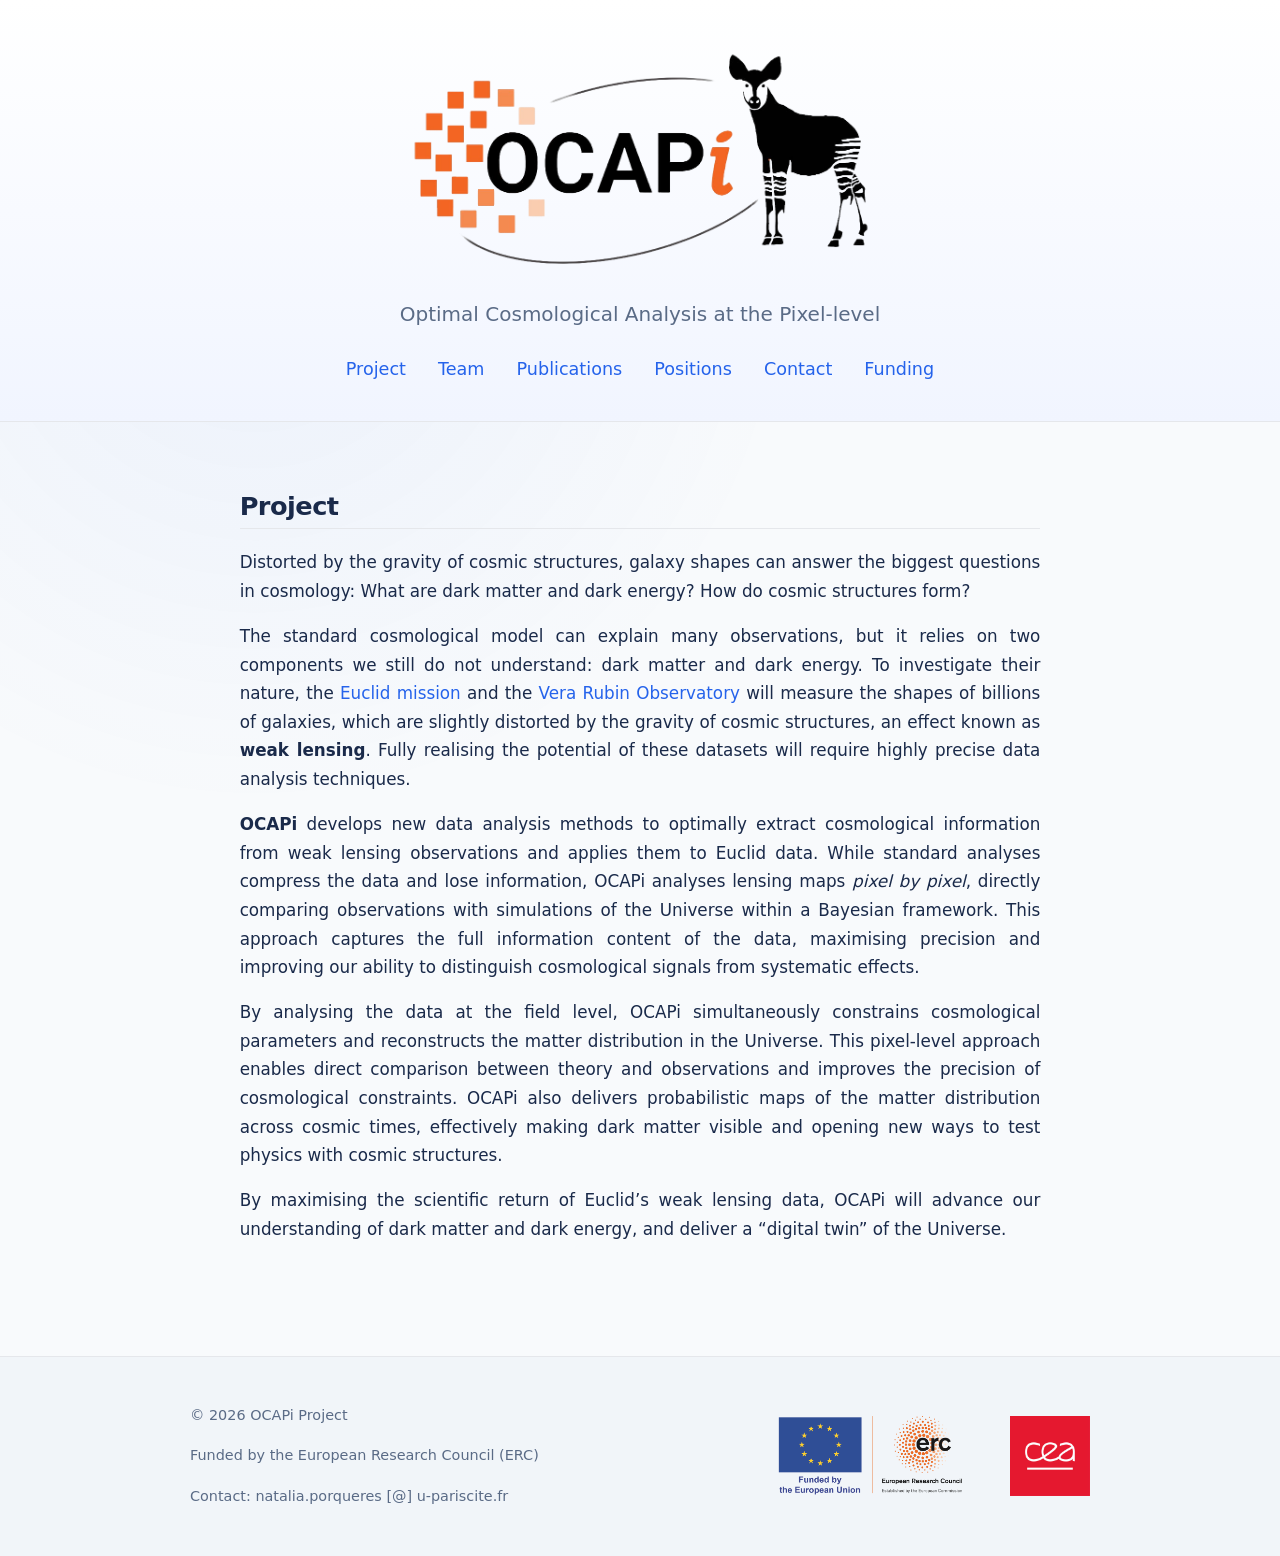
<file: index.html>
<!DOCTYPE html>
<html lang="en">
<head>
  <meta name="robots" content="index, follow">
  <meta name="viewport" content="width=device-width, initial-scale=1.0" />
  <meta charset="UTF-8" />
  <meta name="description" content="OCAPi Project - Optimal Cosmological Analysis at the Pixel level (ERC Starting Grant)" />
  <title>OCAPi Project</title>
  <link rel="stylesheet" href="style.css" />
  <link rel="icon" href="images/favicon.png" />
  <link rel="canonical" href="https://nataliaporqueres.github.io/ocapi/" />
  <meta name="description" content="OCAPi: Optimal Cosmological Analysis at the Pixel-level">
  <link rel="stylesheet" href="https://cdnjs.cloudflare.com/ajax/libs/font-awesome/6.5.0/css/all.min.css">
</head>

<body>

<header>
  <div class="logo-bar">
    <img src="images/OCAPi_logo_transparent_background.png" class="ocapi-logo" alt="OCAPi logo">
  </div>

  <p class="subtitle">Optimal Cosmological Analysis at the Pixel-level</p>

  <nav aria-label="Main navigation">
    <a href="index.html">Project</a>
    <a href="team.html">Team</a>      
    <a href="publications.html">Publications</a>
    <a href="positions.html">Positions</a>
    <a href="contact.html">Contact</a>
    <a href="funding.html">Funding</a>
  </nav>
</header>

<main>
  <section id="project">
    <h2>Project</h2>
    <p>
      Distorted by the gravity of cosmic structures, galaxy shapes can answer the biggest questions in cosmology: 
      What are dark matter and dark energy? How do cosmic structures form?
    </p>
    
    <p>
      The standard cosmological model can explain many observations, but it relies on two components we still do not understand: dark matter and dark energy.    
      To investigate their nature, the 
      <a href="https://www.esa.int/Science_Exploration/Space_Science/Euclid">Euclid mission</a>
      and the 
      <a href="https://rubinobservatory.org/">Vera Rubin Observatory</a> will measure the shapes of billions of galaxies, which are slightly distorted
      by the gravity of cosmic structures, an effect known as <strong>weak lensing</strong>. 
      Fully realising the potential of these datasets will require highly precise data analysis techniques.
    </p>
    
    <p>
      <strong>OCAPi</strong> develops new data analysis methods to optimally extract cosmological information from weak lensing observations 
      and applies them to Euclid data.
      While standard analyses compress the data and lose information, OCAPi analyses lensing maps <i>pixel by pixel</i>, directly comparing observations 
      with simulations of the Universe within a Bayesian framework. This approach captures the full information content of the data, maximising precision 
      and improving our ability to distinguish cosmological signals from systematic effects.
    </p>
    
    <p>
      By analysing the data at the field level, OCAPi simultaneously constrains cosmological parameters 
      and reconstructs the matter distribution in the Universe. This pixel-level approach enables direct comparison between theory and observations and improves the precision 
      of cosmological constraints. OCAPi also delivers probabilistic maps of the matter distribution across cosmic times, effectively making dark matter visible and 
      opening new ways to test physics with cosmic structures.
    </p>
    
    <p>
      By maximising the scientific return of Euclid’s weak lensing data, OCAPi will advance our understanding of dark matter and dark energy, 
      and deliver a “digital twin” of the Universe.
    </p>

  </section>
</main>

<footer>
<div class="footer-container">
  
  <div class="footer-left">
    <p>© 2026 OCAPi Project</p>
    <p>Funded by the European Research Council (ERC)</p>
    <p>Contact: natalia.porqueres [@] u-pariscite.fr</p>
  </div>

  <div class="footer-right">
    <img src="images/ERC_logo.png" alt="ERC Logo" class="footer-logo">
    <img src="images/cea_logo.jpg" alt="CEA Logo" class="footer-logo">
  </div>

</div>
</footer>

</body>
</html>
</file>
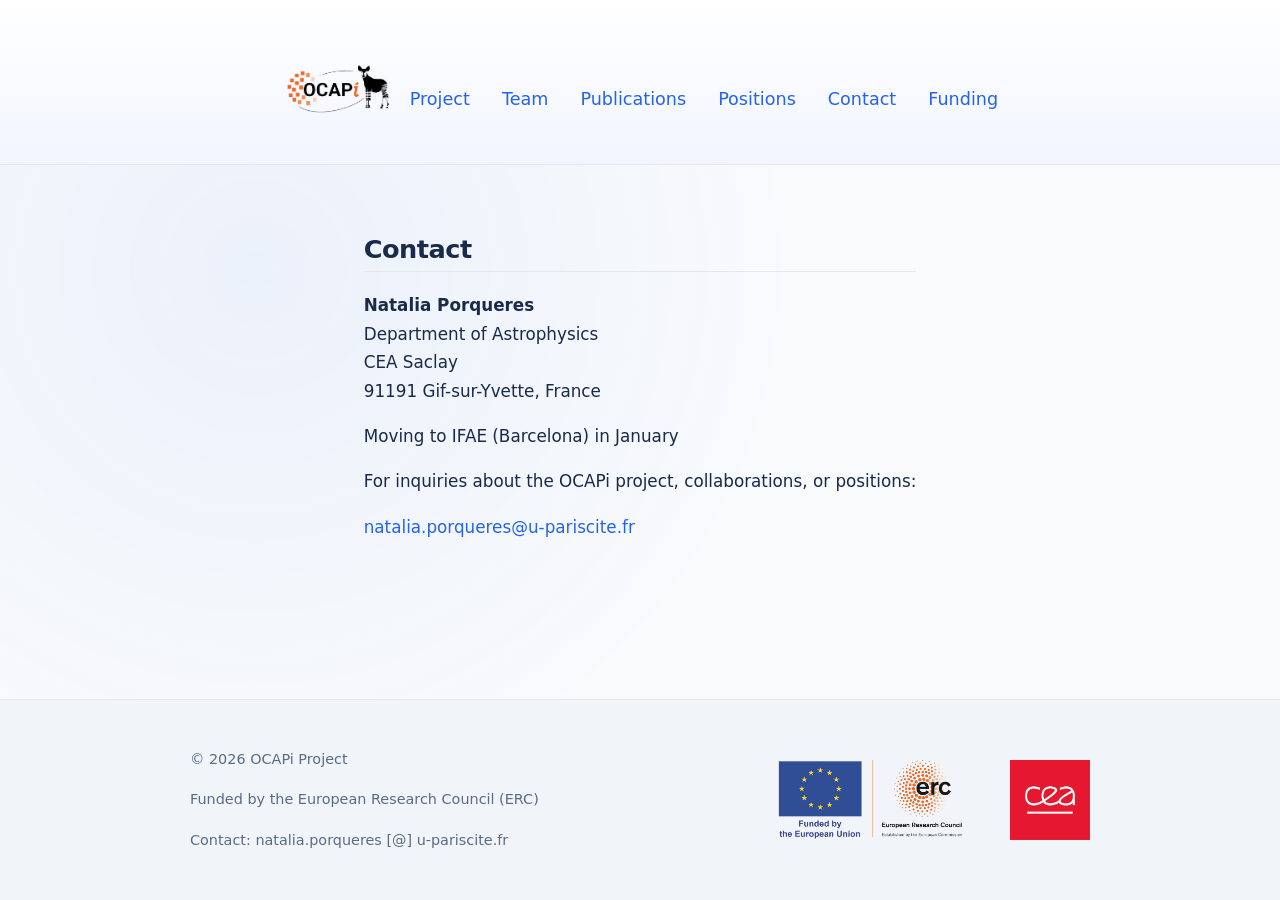
<file: contact.html>
<!DOCTYPE html>
<html lang="en">
<head>
  <meta charset="UTF-8">
  <meta name="viewport" content="width=device-width, initial-scale=1.0" />
  <title>Team</title>
  <link rel="stylesheet" href="style.css">
</head>

<body>

<header class="site-header">

<div class="header-container">

  <!-- Logo (left) -->
  <a href="index.html" class="logo-link">
    <img src="images/OCAPi_logo_transparent_background.png" 
         class="ocapi-logo-small" 
         alt="OCAPi logo">
  </a>

  <!-- Navigation (right) -->
  <nav aria-label="Main navigation">
    <a href="index.html">Project</a>
    <a href="team.html">Team</a>      
    <a href="publications.html">Publications</a>
    <a href="positions.html">Positions</a>
    <a href="contact.html">Contact</a>
    <a href="funding.html">Funding</a>
  </nav>

</div>
  
</header>

<main>
<section>
    <h2>Contact</h2>

    <p>
      <strong>Natalia Porqueres</strong><br>
      Department of Astrophysics<br>
      CEA Saclay<br>
      91191 Gif-sur-Yvette, France</p>
    <p>
      Moving to IFAE (Barcelona) in January
    </p>

    <p>
      For inquiries about the OCAPi project, collaborations, or positions:
    </p>

    <p>
      <a href="mailto:natalia.porqueres@u-pariscite.fr">
        natalia.porqueres@u-pariscite.fr
      </a>
    </p>
  </section>
</main>

<footer>
<div class="footer-container">
  
  <div class="footer-left">
    <p>© 2026 OCAPi Project</p>
    <p>Funded by the European Research Council (ERC)</p>
    <p>Contact: natalia.porqueres [@] u-pariscite.fr</p>
  </div>

  <div class="footer-right">
    <img src="images/ERC_logo.png" alt="ERC Logo" class="footer-logo">
    <img src="images/cea_logo.jpg" alt="CEA Logo" class="footer-logo">
  </div>

</div>
</footer>

</body>
</html>
</file>
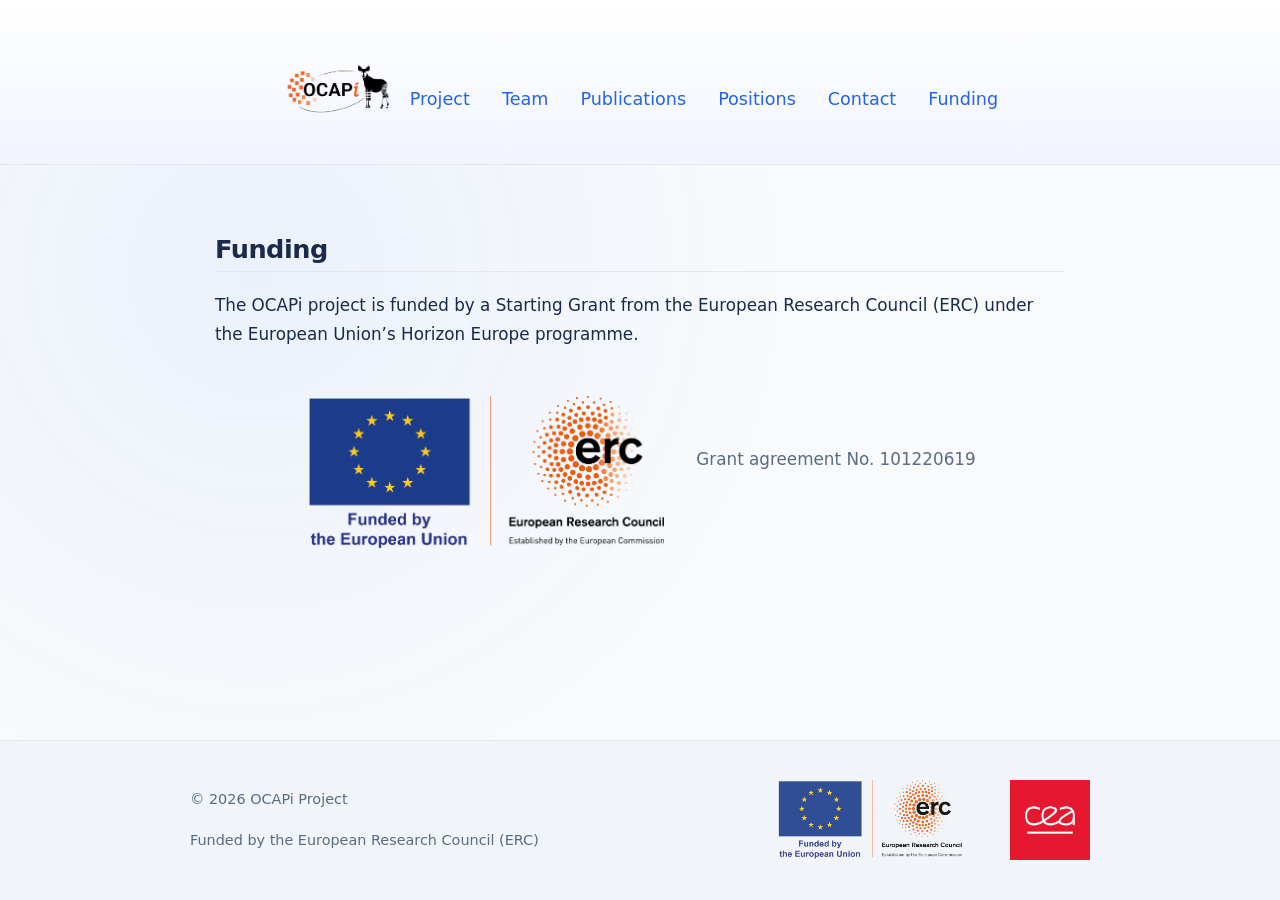
<file: funding.html>
<!DOCTYPE html>
<html lang="en">
<head>
  <meta charset="UTF-8" />
  <meta name="viewport" content="width=device-width, initial-scale=1.0" />
  <title>Funding | OCAPi</title>

  <link rel="stylesheet" href="style.css" />
  <link rel="icon" href="images/favicon.png" />
  <meta name="description" content="OCAPi funding information - ERC grant supporting pixel-level weak lensing analysis">

  <link rel="stylesheet" href="https://cdnjs.cloudflare.com/ajax/libs/font-awesome/6.5.0/css/all.min.css">
</head>

<body>

<header class="site-header">

  <div class="header-container">

    <a href="index.html" class="logo-link">
      <img src="images/OCAPi_logo_transparent_background.png" 
           class="ocapi-logo-small" 
           alt="OCAPi logo">
    </a>

    <nav aria-label="Main navigation">
      <a href="index.html">Project</a>
      <a href="team.html">Team</a>      
      <a href="publications.html">Publications</a>
      <a href="positions.html">Positions</a>
      <a href="contact.html">Contact</a>
      <a href="funding.html" class="active">Funding</a>
    </nav>

  </div>

</header>

<main>

  <section>
    <h2>Funding</h2>

    <p>
      The OCAPi project is funded by a Starting Grant from the European Research Council (ERC) under the European Union’s
      Horizon Europe programme.
    </p>

    <div class="funding-container">
      <img src="images/ERC_logo.png" alt="ERC Logo" class="funding-logo">

      <p class="funding-text">
        Grant agreement No. 101220619<br><br>
      </p>
    </div>

  </section>

</main>

<footer>
  <div class="footer-container">

    <div class="footer-left">
      <p>© 2026 OCAPi Project</p>
      <p>Funded by the European Research Council (ERC)</p>
    </div>

    <div class="footer-right">
      <img src="images/ERC_logo.png" alt="ERC Logo" class="footer-logo">
      <img src="images/cea_logo.jpg" alt="CEA Logo" class="footer-logo">
    </div>

  </div>
</footer>

</body>
</html>
</file>
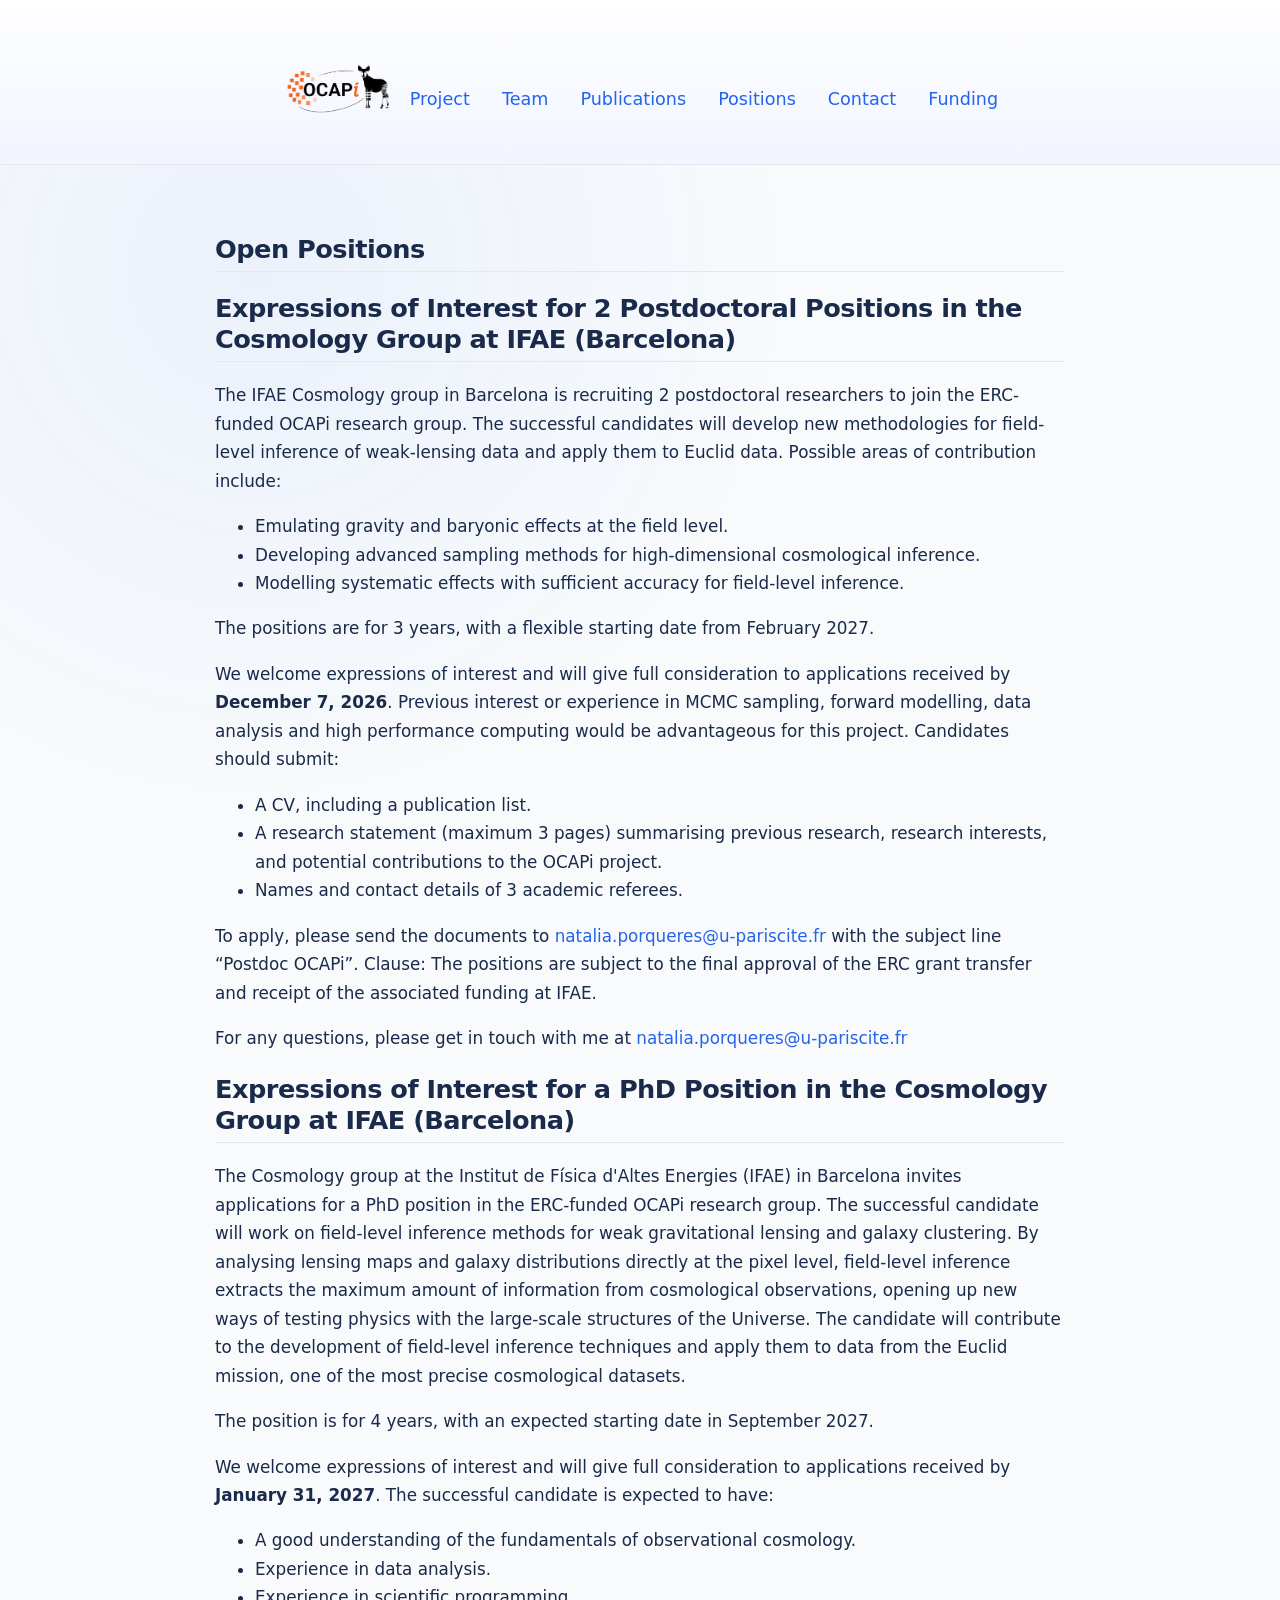
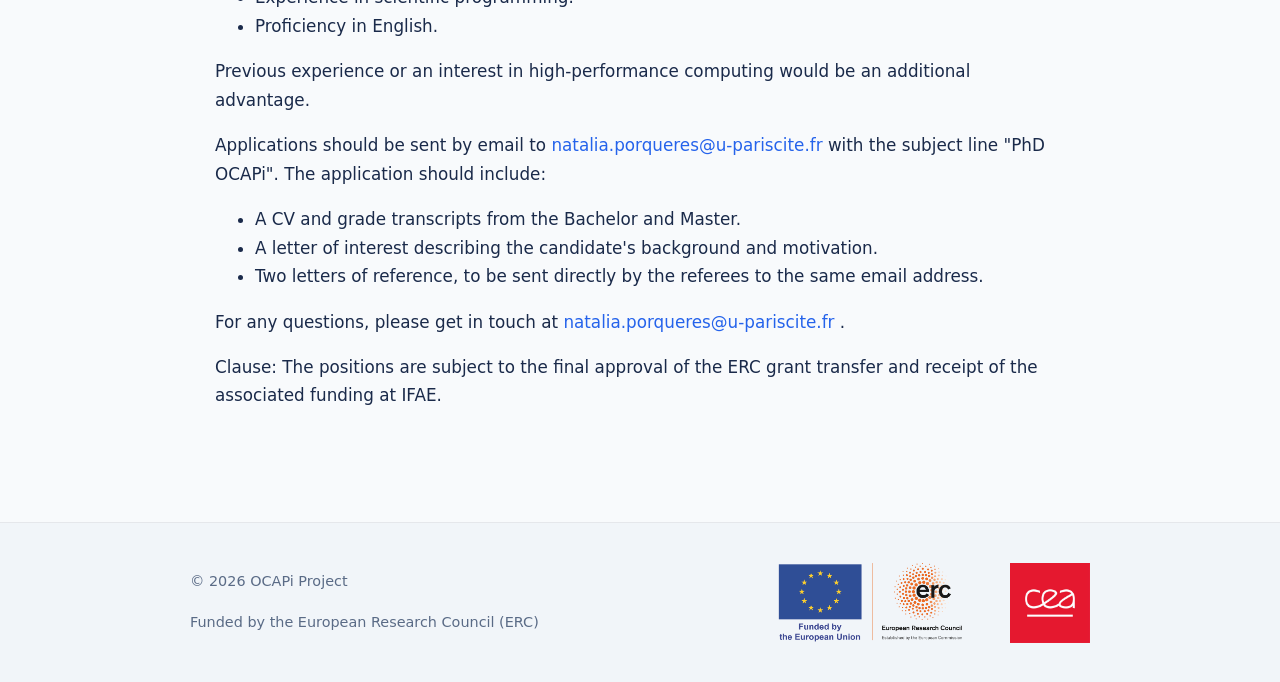
<file: positions.html>
<!DOCTYPE html>
<html lang="en">
<head>
  <meta charset="UTF-8" />
  <meta name="viewport" content="width=device-width, initial-scale=1.0" />
  <title>Positions | OCAPi</title>

  <link rel="stylesheet" href="style.css" />
  <link rel="icon" href="images/favicon.png" />
  <meta name="description" content="Open positions in the OCAPi project - ERC-funded weak lensing research">

  <link rel="stylesheet" href="https://cdnjs.cloudflare.com/ajax/libs/font-awesome/6.5.0/css/all.min.css">
</head>

<body>

<header class="site-header">

  <div class="header-container">

    <a href="index.html" class="logo-link">
      <img src="images/OCAPi_logo_transparent_background.png" 
           class="ocapi-logo-small" 
           alt="OCAPi logo">
    </a>

    <nav aria-label="Main navigation">
      <a href="index.html">Project</a>
      <a href="team.html">Team</a>      
      <a href="publications.html">Publications</a>
      <a href="positions.html" class="active">Positions</a>
      <a href="contact.html">Contact</a>
      <a href="funding.html">Funding</a>
    </nav>

  </div>
</header>

<main>

  <section>
    <h2>Open Positions</h2>

      <h2> Expressions of Interest for 2 Postdoctoral Positions in the Cosmology Group at IFAE (Barcelona) </h2>
      <p>The IFAE Cosmology group in Barcelona is recruiting 2 postdoctoral researchers to join the ERC-funded OCAPi 
        research group. The successful candidates will develop new methodologies for field-level inference of weak-lensing 
        data and apply them to Euclid data. Possible areas of contribution include: </p>
      <ul>
        <li>Emulating gravity and baryonic effects at the field level.</li>
        <li>Developing advanced sampling methods for high-dimensional cosmological inference.</li>
        <li>Modelling systematic effects with sufficient accuracy for field-level inference.</li>
      </ul>

    <p>The positions are for 3 years, with a flexible starting date from February 2027.</p>
    <p>We welcome expressions of interest and will give full consideration to applications received by <strong>December 7, 2026</strong>. 
      Previous interest or experience in MCMC sampling, forward modelling, data analysis and high performance computing would 
      be advantageous for this project. Candidates should submit: </p>
    <ul>
      <li>A CV, including a publication list.</li>
      <li>A research statement (maximum 3 pages) summarising previous research, research interests, and potential contributions to the OCAPi project.</li>
      <li>Names and  contact details of 3 academic referees.</li>      
    </ul>

    <p>To apply, please send the documents to  <a href="mailto:natalia.porqueres@u-pariscite.fr">
         natalia.porqueres@u-pariscite.fr </a> with the subject line “Postdoc OCAPi”. 
      Clause: The positions are subject to the final approval of the ERC grant transfer and receipt of the associated funding at IFAE. </p>
    <p>  For any questions, please get in touch with me at <a href="mailto:natalia.porqueres@u-pariscite.fr">
         natalia.porqueres@u-pariscite.fr </a></p>


    
    <p></p>
    <p></p>

    <h2>Expressions of Interest for a PhD Position in the Cosmology Group at IFAE (Barcelona)</h2>

    <p>The Cosmology group at the Institut de Física d'Altes Energies (IFAE) in Barcelona invites 
      applications for a PhD position in the ERC-funded OCAPi research group. The successful candidate 
      will work on field-level inference methods for weak gravitational lensing and galaxy clustering. 
      By analysing lensing maps and galaxy distributions directly at the pixel level, field-level inference
      extracts the maximum amount of information from cosmological observations, opening up new ways
      of testing physics with the large-scale structures of the Universe. 
      The candidate will contribute to the development of field-level inference techniques
      and apply them to data from the Euclid mission, one of the most precise cosmological datasets. </p>
    <p>The position is for 4 years, with an expected starting date in September 2027. </p>
    <p> We welcome expressions of interest and will give full consideration to applications received 
      by <strong>January 31, 2027</strong>. The successful candidate is expected to have:</p>
    <ul>
      <li>A good understanding of the fundamentals of observational cosmology.</li>
      <li>Experience in data analysis.</li>
      <li>Experience in scientific programming.</li>
      <li>Proficiency in English.</li>
    </ul>
    <p>Previous experience or an interest in high-performance computing would be an additional advantage.</p>
    <p> Applications should be sent by email to <a href="mailto:natalia.porqueres@u-pariscite.fr">
         natalia.porqueres@u-pariscite.fr </a> with the subject line 
      "PhD OCAPi". The application should include:</p>
    <ul>
      <li>A CV and grade transcripts from the Bachelor and Master.</li>
      <li>A letter of interest describing the candidate's background and motivation.</li>
      <li>Two letters of reference, to be sent directly by the referees to the same email address.</li>
    </ul>

    <p>For any questions, please get in touch at <a href="mailto:natalia.porqueres@u-pariscite.fr">
         natalia.porqueres@u-pariscite.fr </a>.</p>
    <p> Clause: The positions are subject to the final approval of the ERC grant transfer and 
      receipt of the associated funding at IFAE. </p>

    
  </section>

</main>

<footer>
  <div class="footer-container">

    <div class="footer-left">
      <p>© 2026 OCAPi Project</p>
      <p>Funded by the European Research Council (ERC)</p>
    </div>

    <div class="footer-right">
      <img src="images/ERC_logo.png" alt="ERC Logo" class="footer-logo">
      <img src="images/cea_logo.jpg" alt="CEA Logo" class="footer-logo">
    </div>

  </div>
</footer>

</body>
</html>
</file>
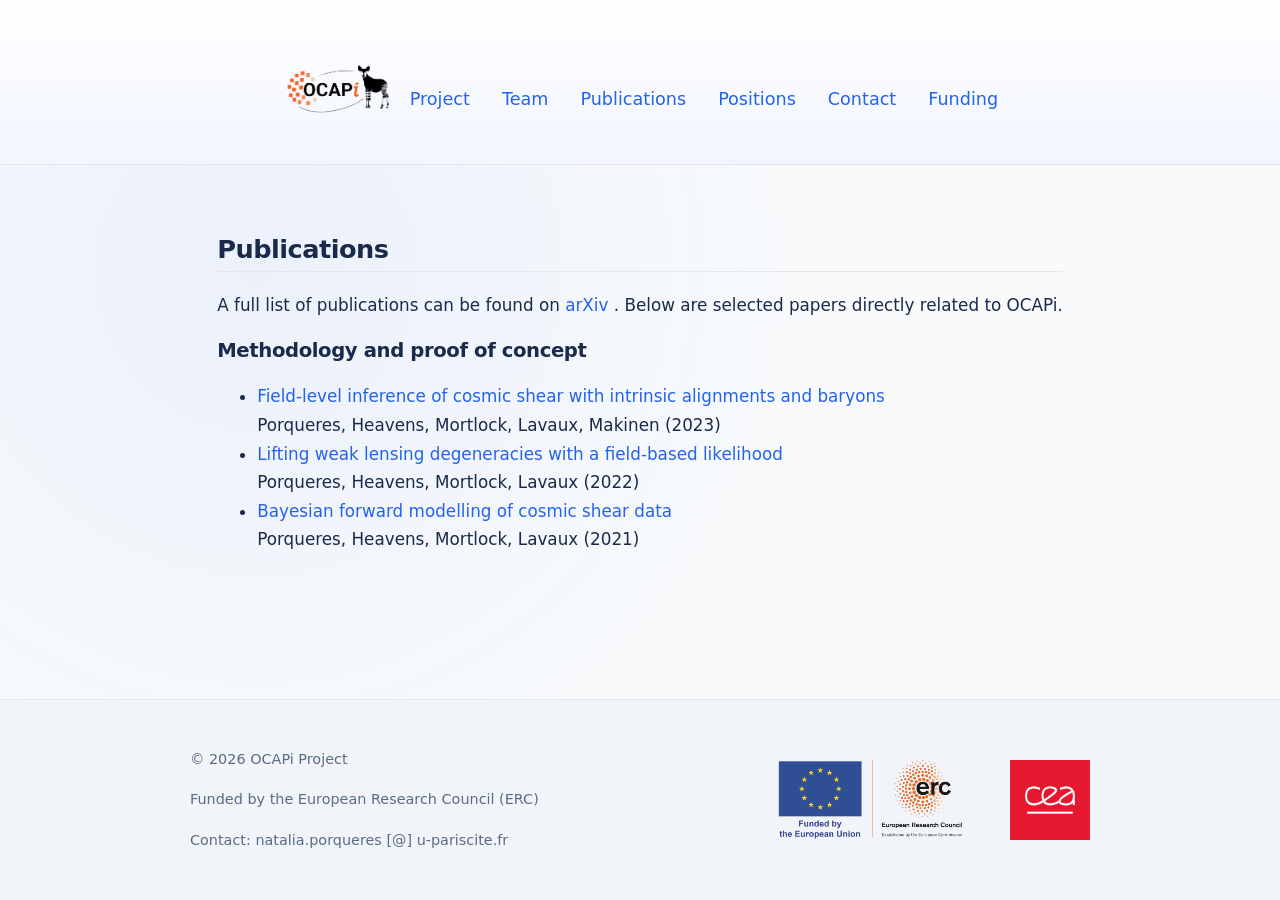
<file: publications.html>
<!DOCTYPE html>
<html lang="en">
<head>
  <meta charset="UTF-8">
  <meta name="viewport" content="width=device-width, initial-scale=1.0" />
  <title>Team</title>
  <link rel="stylesheet" href="style.css">
</head>

<body>

<header class="site-header">

<div class="header-container">

  <!-- Logo (left) -->
  <a href="index.html" class="logo-link">
    <img src="images/OCAPi_logo_transparent_background.png" 
         class="ocapi-logo-small" 
         alt="OCAPi logo">
  </a>

  <!-- Navigation (right) -->
  <nav aria-label="Main navigation">
    <a href="index.html">Project</a>
    <a href="team.html">Team</a>      
    <a href="publications.html">Publications</a>
    <a href="positions.html">Positions</a>
    <a href="contact.html">Contact</a>
    <a href="funding.html">Funding</a>
  </nav>

</div>

</header>

<main>
  <section>
    <h2>Publications</h2>

    <p>
      A full list of publications can be found on 
      <a href="https://arxiv.org/search/?searchtype=author&query=Porqueres%2C+N" target="_blank" rel="noopener noreferrer">
        arXiv
      </a>.
      Below are selected papers directly related to OCAPi.
    </p>

    <h3>Methodology and proof of concept</h3>

    <ul class="pub-list">

      <li>
        <a href="https://arxiv.org/abs/2304.04785" target="_blank" rel="noopener noreferrer">
          Field-level inference of cosmic shear with intrinsic alignments and baryons
        </a><br>
        Porqueres, Heavens, Mortlock, Lavaux, Makinen (2023)
      </li>

      <li>
        <a href="https://arxiv.org/abs/2108.04825" target="_blank" rel="noopener noreferrer">
          Lifting weak lensing degeneracies with a field-based likelihood
        </a><br>
        Porqueres, Heavens, Mortlock, Lavaux (2022)
      </li>

      <li>
        <a href="https://arxiv.org/abs/2011.07722" target="_blank" rel="noopener noreferrer">
          Bayesian forward modelling of cosmic shear data
        </a><br>
        Porqueres, Heavens, Mortlock, Lavaux (2021)
      </li>

    </ul>

  </section>
</main>

<footer>
<div class="footer-container">
  
  <div class="footer-left">
    <p>© 2026 OCAPi Project</p>
    <p>Funded by the European Research Council (ERC)</p>
    <p>Contact: natalia.porqueres [@] u-pariscite.fr</p>
  </div>

  <div class="footer-right">
    <img src="images/ERC_logo.png" alt="ERC Logo" class="footer-logo">
    <img src="images/cea_logo.jpg" alt="CEA Logo" class="footer-logo">
  </div>

</div>
</footer>

</body>
</html>
</file>
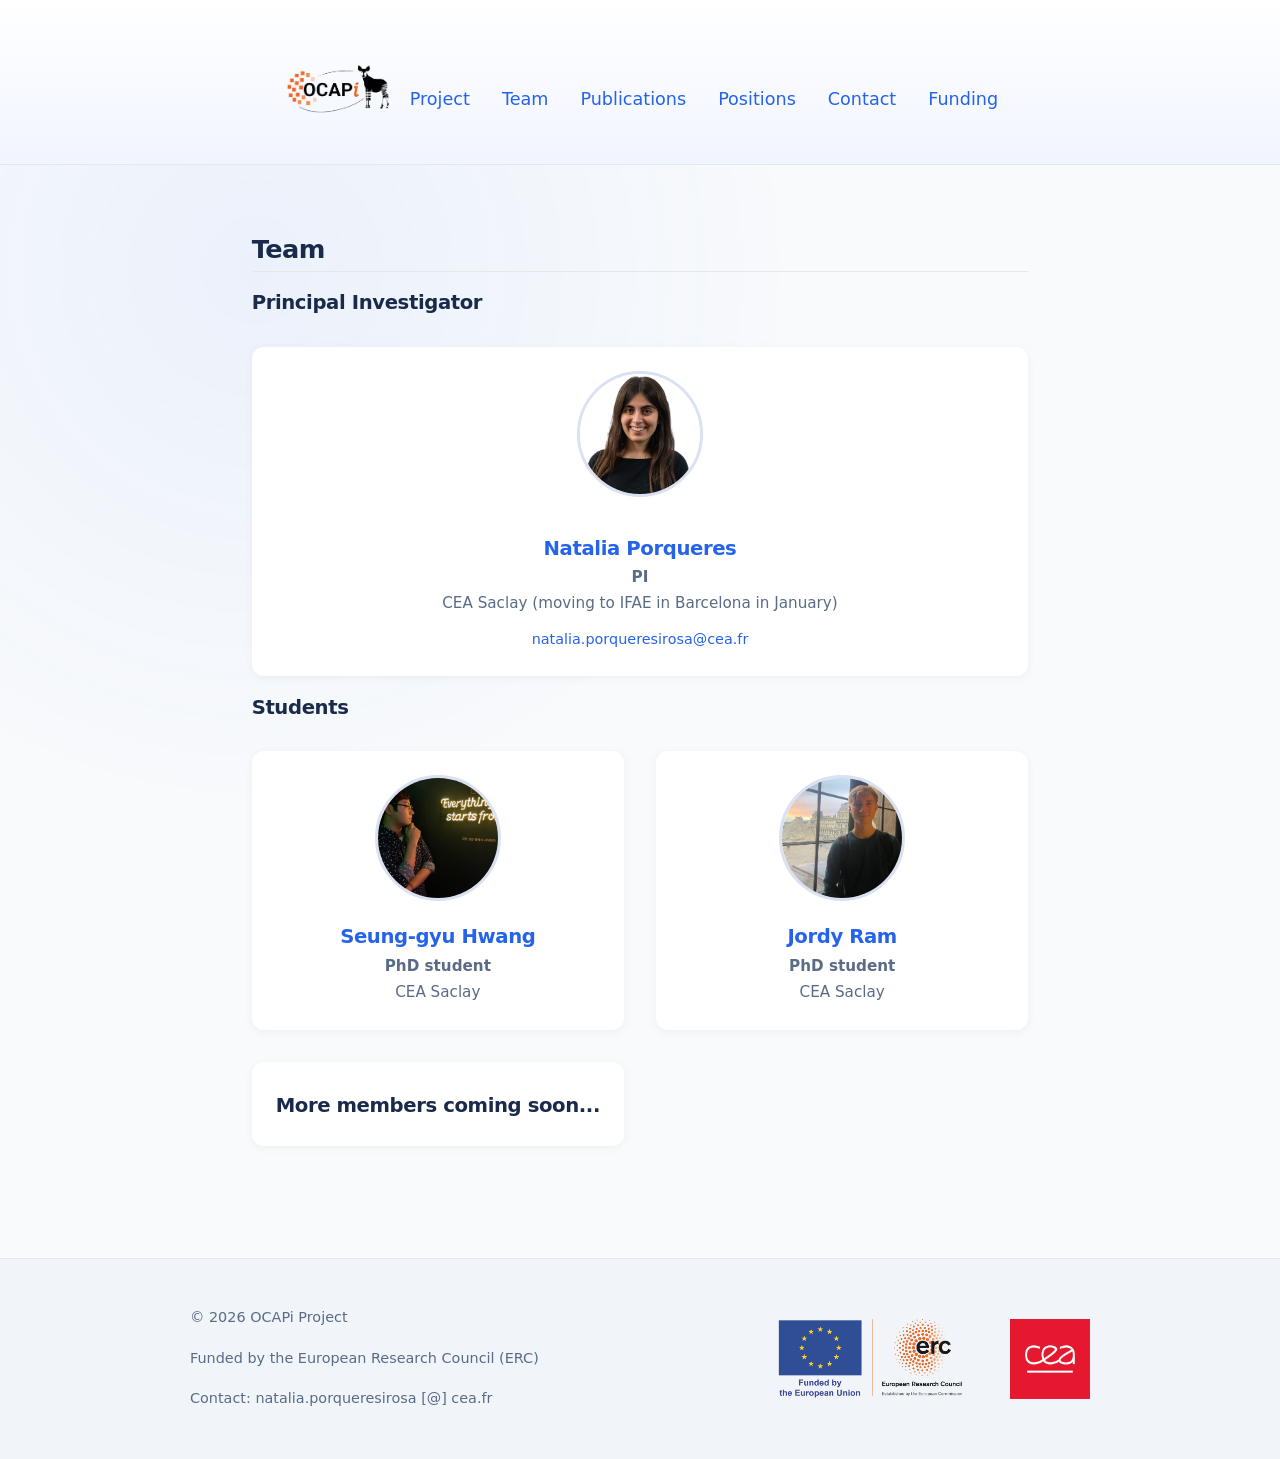
<file: team.html>
<!DOCTYPE html>
<html lang="en">
<head>
  <meta charset="UTF-8">
  <meta name="viewport" content="width=device-width, initial-scale=1.0" />
  <title>Team</title>
  <link rel="stylesheet" href="style.css">
</head>

<body>

<header class="site-header">

<div class="header-container">

  <!-- Logo (left) -->
  <a href="index.html" class="logo-link">
    <img src="images/OCAPi_logo_transparent_background.png" 
         class="ocapi-logo-small" 
         alt="OCAPi logo">
  </a>

  <!-- Navigation (right) -->
  <nav aria-label="Main navigation">
    <a href="index.html">Project</a>
    <a href="team.html">Team</a>      
    <a href="publications.html">Publications</a>
    <a href="positions.html">Positions</a>
    <a href="contact.html">Contact</a>
    <a href="funding.html">Funding</a>
  </nav>

</div>
  
</header>

<main>
  <section id="team">
  <h2>Team</h2>
  <h3>Principal Investigator</h3>
  <div class="team-grid">
    <div class="member pi">
      <img src="images/photo_natalia.png" alt="Photo of Natalia">
      <div class="info">
      <h3>
        <a href="https://www.cosmostat.org/people/natalia-porqueres" target="_blank" rel="noopener noreferrer">
          Natalia Porqueres
        </a>
      </h3>

      <p class="role"><strong>PI</strong></p>
      <p> CEA Saclay (moving to IFAE in Barcelona in January)</p>
      <a class="email" href="mailto:natalia.porqueresirosa@cea.fr">
        natalia.porqueresirosa@cea.fr
      </a>
    </div>
    </div>
  </div>

  <h3>Students</h3>  
  <div class="team-grid">

 <div class="member">
    <img src="images/photo_seung-gyu.jpg" alt="Photo of Seung-Gyu">
    <h3><a href="https://www.cosmostat.org/people/seunggyu-hwang-2" target="_blank" rel="noopener noreferrer">Seung-gyu Hwang</a></h3>
    <p><strong>PhD student</strong><br>CEA Saclay</p>
</div>

<div class="member">
    <img src="images/photo_jordy.jpg" alt="Photo of Jordy">
    <h3><a href="https://www.cosmostat.org/people/jordy-ram" target="_blank" rel="noopener noreferrer">Jordy Ram</a></h3>
    <p><strong>PhD student</strong><br>CEA Saclay</p>
</div>

<div class="member">
    <h3>More members coming soon...</h3>
</div>

</div>
</main>

<footer>
<div class="footer-container">
  
  <div class="footer-left">
    <p>© 2026 OCAPi Project</p>
    <p>Funded by the European Research Council (ERC)</p>
    <p>Contact: natalia.porqueresirosa [@] cea.fr</p>
  </div>

  <div class="footer-right">
    <img src="images/ERC_logo.png" alt="ERC Logo" class="footer-logo">
    <img src="images/cea_logo.jpg" alt="CEA Logo" class="footer-logo">
  </div>

</div>
</footer>

</body>
</html>
</file>
<file: style.css>
:root {
  --bg: #f8fafc;
  --surface: #ffffff;
  --text: #1a2a4a;
  --muted: #5a6b86;
  --border: #e5e7eb;

  --accent: #2563eb;
  --accent-dark: #0a4aff;

  --shadow-sm: 0 2px 10px rgba(0, 0, 0, 0.05);
  --shadow-md: 0 8px 20px rgba(0, 0, 0, 0.08);

  --radius: 12px;
}

body {
  font-family: 'Inter', system-ui, sans-serif;
  font-size: 16px;
  line-height: 1.7;
  margin: 0;
  min-height: 100vh;
  display: flex;
  flex-direction: column;
  background: var(--bg);
  color: var(--text);
}

/* subtle background glow */
body::before {
  content: "";
  position: fixed;
  inset: 0;
  background: radial-gradient(circle at 20% 30%, rgba(37,99,235,0.06), transparent 45%);
  pointer-events: none;
  z-index: -1;
}

html {
  scroll-behavior: smooth;
}

/* Typography */
h1, h2, h3 {
  letter-spacing: -0.02em;
  line-height: 1.2;
}

h2 {
  color: var(--text);
  font-size: 1.6rem;
  margin-bottom: 1.2rem;
  padding-bottom: 0.4rem;
  border-bottom: 1px solid var(--border);
}

p {
  margin-bottom: 1rem;
}

/* Links */
a {
  color: var(--accent);
  text-decoration: none;
  transition: color 0.2s ease, opacity 0.2s ease;
}

a:hover {
  color: var(--accent-dark);
}

/* Layout */
main {
  flex: 1;
  max-width: 850px;
  margin: 3rem auto;
  padding: 0 1.5rem;
  text-align: left; 
}

/* Header */
header {
  background: linear-gradient(to bottom, var(--surface), #f1f5ff);
  padding: 3rem 1rem 2rem;
  text-align: center;
  border-bottom: 1px solid var(--border);
}

.header-container {
  display: flex;
  align-items: center;
  justify-content: center;
  max-width: 1100px;
  margin: 0 auto;
  padding: 0.8rem 1rem;
  gap: 1rem;
}

header h1 {
  font-size: 2.6rem;
  font-weight: 600;
  margin-bottom: 0.5rem;
}

.subtitle {
  font-size: 1.25rem;
  color: var(--muted);
}

/* Navigation */
nav {
  display: flex;
  justify-content: center;
  flex-wrap: wrap;
  gap: 2rem;
  margin-top: 1.5rem;
}

nav a {
  font-weight: 500;
  font-size: 1.1rem;
  position: relative;
  padding-bottom: 4px;
}

nav a::after {
  content: "";
  position: absolute;
  left: 0;
  bottom: 0;
  height: 2px;
  width: 0%;
  background: var(--accent);
  transition: width 0.25s ease;
}

nav a:hover::after {
  width: 100%;
}

.ocapi-logo-small {
  height: clamp(50px, 4vw, 70px);
  width: auto;
  display: block;
}

/* Sections */
section {
  margin-bottom: 4rem;
}

section:first-of-type {
  font-size: 1.05rem;
}

#project {
  text-align: justify;
  text-justify: inter-word;
  max-width: 75ch;
}

/* Team */

.team-grid {
  display: grid;
  grid-template-columns: repeat(2, 1fr);
  gap: 2rem;
  margin-top: 2rem;
}

.team-grid .member.pi {
  grid-column: 1 / -1;
  display: flex;
  flex-direction: column;
  align-items: center;
  text-align: center;
  gap: 1rem;
}
  
.member {
  background: var(--surface);
  border-radius: var(--radius);
  box-shadow: var(--shadow-sm);
  padding: 1.5rem;
  display: flex;
  flex-direction: column;
  align-items: center;
  text-align: center;
  transition: transform 0.2s ease, box-shadow 0.2s ease;
}

.member:hover {
  transform: translateY(-5px);
  box-shadow: var(--shadow-md);
}

.member img {
  display: block;
  margin: 0 auto 1rem;
  width: 120px;
  height: 120px;
  border-radius: 50%;
  object-fit: cover;
  margin-bottom: 1rem;
  border: 3px solid #d9e1f2;
}

.member h3 {
  margin: 0.5rem 0 0.3rem;
}

.member p {
  font-size: 0.95rem;
  color: var(--muted);
  margin: 0;
}

.member .email {
  display: inline-block;
  margin-top: 0.6rem;
  font-size: 0.9rem;
}

/* Logo blocks */
.logo-bar {
  display: flex;
  justify-content: center;
  align-items: center;
  gap: 3rem;
  flex-wrap: wrap;
}

.ocapi-logo {
  width: min(90%, 500px);
}

/* Footer */
footer {
  background: #f1f5f9;
  border-top: 1px solid var(--border);
  padding: 2rem 1rem;
}

.footer-container {
  max-width: 900px;
  margin: 0 auto;
  display: flex;
  justify-content: space-between;
  flex-wrap: wrap;
  gap: 1.5rem;
  align-items: center;
}

.footer-left {
  font-size: 0.9rem;
  color: var(--muted);
}

.footer-right {
  display: flex;
  align-items: center;
  gap: 3rem;
}

.footer-logo {
  height: 80px;
  width: auto;
  display: block;
  opacity: 0.9;
}

/* Funding section */
.funding-container {
  display: flex;
  align-items: center;
  justify-content: center;
  gap: 2rem;
  padding: 2rem 0;
  flex-wrap: wrap;
}

.funding-text {
  font-size: 1.05rem;
  color: var(--muted);
  max-width: 420px;
}

.funding-logo { 
  width: min(360px, 90%);
  height: auto;
}

/* Responsive */
@media (max-width: 700px) {
  header h1 {
    font-size: 2rem;
  }

  .subtitle {
    font-size: 1.1rem;
  }

  nav {
    gap: 1rem;
  }

  main {
    margin: 2rem auto;
  }
}
</file>
